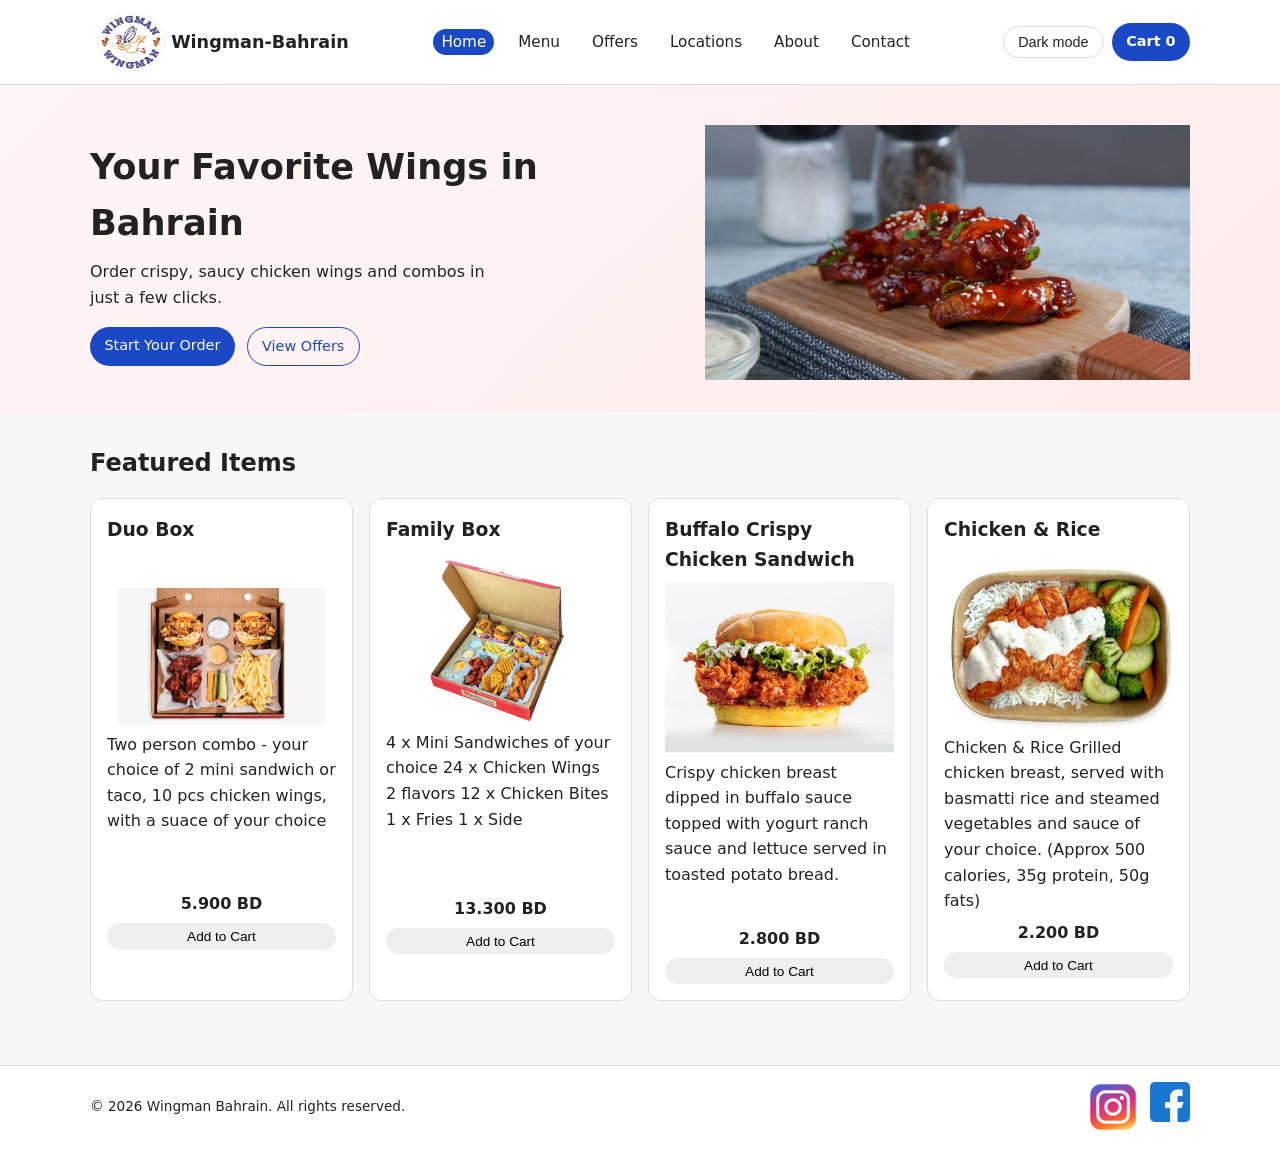
<file: index.html>
<!DOCTYPE html>
<html lang="en"> <!-- This section sets up page info, SEO, CSS, and JS -->
<head>
    <meta charset="UTF-8" />
    <meta name="viewport" content="width=device-width, initial-scale=1.0" />
    <title>Wingman Bahrain | Online Chicken Wings Delivery</title>
    <meta name="description" content="Order crispy chicken wings, combos and sides online from Wingman Bahrain."> 
    <link rel="stylesheet" href="css/styles.css" />
    <script defer src="js/main.js"></script>
</head>
<body data-page="home"> <!-- logo + navigation -->
    <header class="site-header"> 
        <div class="container header-inner">
            <div class="logo" aria-label="Wingman logo">
                <span class="logo-icon"></span>
                <img id="logo"  src="imges/logo.png" alt="logo">
            
                <span class="logo-text">Wingman-Bahrain</span>
            </div>
            <nav class="main-nav" aria-label="Main navigation"> <!-- Main menu -->
                <ul class="nav-links">
                <li><a href="index.html" class="active">Home</a></li>
                <li><a href="menu.html" class="">Menu</a></li>
                <li><a href="offers.html" class="">Offers</a></li>
                <li><a href="locations.html" class="">Locations</a></li>
                <li><a href="about.html" class="">About</a></li>
                <li><a href="contact.html" class="">Contact</a></li>
                </ul>
            </nav>
            <div class="header-actions">
                <button class="btn btn-outline" id="themeToggle" type="button">Dark mode</button>
                <a href="menu.html" class="btn btn-primary cart-link">
                    Cart <span id="cartCount">0</span>
                </a>
            </div>
        </div>
    </header>

    
<main> <!-- main visual intro with title, text, and buttons -->
    <section class="hero">
        <div class="container hero-inner">
            <div class="hero-text">
                <h1>Your Favorite Wings in Bahrain</h1>
                <p>Order crispy, saucy chicken wings and combos in just a few clicks.</p>
                <div class="hero-actions">
                    <a href="menu.html" class="btn btn-primary">Start Your Order</a>
                    <a href="offers.html" class="btn btn-secondary">View Offers</a>
                </div>
            </div>
            <div class="hero-image">
                <img src="imges/chiken wings.jpeg" alt="Plate of chicken wings with dipping sauce" />
            </div>
        </div>
    </section> <!-- showing highlighted menu items -->
    <section class="section">
        <div class="container">
            <h2>Featured Items</h2>
            <div class="card-grid">
                <article class="card"> <!-- Duo Box item -->
                    <h3>Duo Box </h3>
                     <div class="container"> <img id="duoBox"  src="imges/Duo Box.jpg" alt="Duo Box"></div>
                     
                    <p>Two person combo - your choice of 2 mini sandwich or taco, 10 pcs chicken wings,
                          with a suace of your choice
                    <br><br> <br>   <b><p style="text-align: center;">5.900 BD</p></b>

                    <button class="btn btn-small add-to-cart" data-item="Classic Buffalo Wings">Add to Cart</button> 
                </article>
                <article class="card"> <!-- Family Box item -->
                    <h3>Family Box</h3>
                    <img src="imges/Family Box.jpg" alt="Family Box">
                    <p>4 x Mini Sandwiches of your choice 24 x Chicken Wings 2 flavors 12 x Chicken Bites 1 x Fries 1 x Side</p>
                    <br><br> <b><p style="text-align: center;">13.300 BD</p></b>

                    <button class="btn btn-small add-to-cart" data-item="Family Wing Box">Add to Cart</button>
                </article>
                <article class="card"> <!-- Buffalo Sandwich item -->
                    <h3>Buffalo Crispy Chicken Sandwich</h3>
                    <img src="imges/Buffalo Crispy Chicken Sandwich.jpg" alt="Buffalo Crispy">
                    <p>Crispy chicken breast dipped in buffalo sauce topped with yogurt ranch sauce
                         and lettuce served in toasted potato bread.</p> 
                         <br>
                         <b><p style="text-align: center;">2.800 BD</p></b>
                    <button class="btn btn-small add-to-cart" data-item="Wingman Combo">Add to Cart</button>
                </article>
                 <article class="card"> <!-- Chicken & Rice item -->
                    <h3>Chicken & Rice</h3>
                    <img src="imges/Chicken & Rice.jpg" alt="Chicken & Rice">
                    <p>Chicken & Rice Grilled chicken breast, served with basmatti rice and steamed vegetables and sauce of your choice.
                         (Approx 500 calories, 35g protein, 50g fats) 

                    </p>
                    <b><p style="text-align: center;">2.200 BD</p></b>
                    <button class="btn btn-small add-to-cart" data-item="Wingman Combo">Add to Cart</button>
                </article>
            </div>
        </div>
    </section>
</main>


    <footer class="site-footer"> <!-- copyright + social media links -->
        <div class="container footer-inner">
            <p>&copy; <span id="year"></span> Wingman Bahrain. All rights reserved.</p>
            <div class="footer-social" aria-label="Social media">
                
                <a href="https://www.instagram.com/wingman_bh/?hl=en">
                 <img src="imges/instagram logo.png" alt="Clickable Image" width="50">
                     </a>
                
                      <a href="https://www.facebook.com/wingmanbh/">
                 <img    src="imges/facebook logo.png" alt="Clickable Image" width="40">
                     </a>
            </div>
        </div>
        <button id="scrollTopBtn" aria-label="Scroll to top">↑</button>
    </footer>
</body>
</html>
</file>
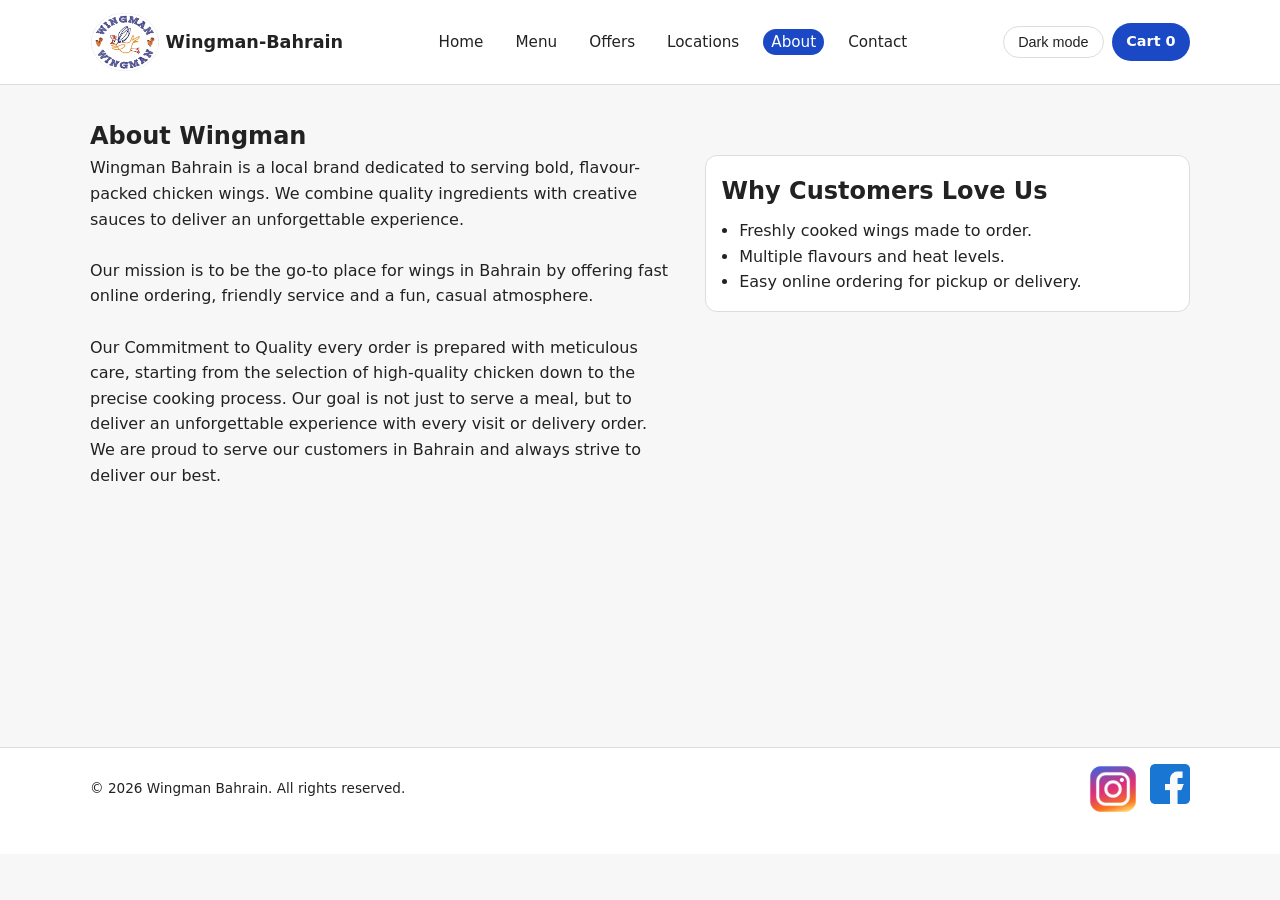
<file: about.html>
<!DOCTYPE html>
<html lang="en"> <!-- This section sets up page info, SEO, CSS, and JS -->
<head>
    <meta charset="UTF-8" />
    <meta name="viewport" content="width=device-width, initial-scale=1.0" />
    <title>Wingman Bahrain | About Us</title>
    <meta name="description" content="Learn more about Wingman Bahrain and our story."> 
    <link rel="stylesheet" href="css/styles.css" />
    <script defer src="js/main.js"></script>
  <header class="site-header"> <!-- logo + navigation -->
        <div class="container header-inner">
            <div class="logo" aria-label="Wingman logo">
               <img id="logo"  src="imges/logo.png" alt="logo">
            
                <span class="logo-text">Wingman-Bahrain</span>
            </div>
            <nav class="main-nav" aria-label="Main navigation">
               
                
                <ul class="nav-links">
                <li><a href="index.html" class="">Home</a></li>
                <li><a href="menu.html" class="">Menu</a></li>
                <li><a href="offers.html" class="">Offers</a></li>
                <li><a href="locations.html" class="">Locations</a></li>
                <li><a href="about.html" class="active">About</a></li>
                <li><a href="contact.html" class="">Contact</a></li>
                </ul>
            </nav>
            <div class="header-actions">
                <button class="btn btn-outline" id="themeToggle" type="button">Dark mode</button>
                <a href="menu.html" class="btn btn-primary cart-link">
                    Cart <span id="cartCount">0</span>
                </a>
            </div>
        </div>
    </header>

    
<main class="section"> <!-- explains the brand story and mission -->
    <div class="container about-layout">
        <section>
            <h1>About Wingman</h1>
            <p>
                Wingman Bahrain is a local brand dedicated to serving bold, flavour-packed chicken wings.
                We combine quality ingredients with creative sauces to deliver an unforgettable experience.
            </p>
            <br>
            <p>
                Our mission is to be the go-to place for wings in Bahrain by offering fast online ordering,
                friendly service and a fun, casual atmosphere.
            </p>
            <br>
            <p>
                Our Commitment to Quality
             every order is prepared with meticulous care, 
             starting from the selection of high-quality 
             chicken down to the precise cooking process. Our goal is not just to serve a meal,
             but to deliver an unforgettable experience with every visit or delivery order.
             We are proud to serve our customers in Bahrain and always strive to deliver our best.
            </p>
        </section>

        <aside class="about-highlight"> <!-- lists key reasons customers love the brand -->
            <h2>Why Customers Love Us</h2>
            <ul>
                <li>Freshly cooked wings made to order.</li>
                <li>Multiple flavours and heat levels.</li>
                <li>Easy online ordering for pickup or delivery.</li>
            </ul>
        </aside>
    </div>
</main>


    <footer class="site-footer">  <!-- copyright + social media -->
        <div class="container footer-inner">
            <p>&copy; <span id="year"></span> Wingman Bahrain. All rights reserved.</p>
            <div class="footer-social" aria-label="Social media">
                 <a href="https://www.instagram.com/wingman_bh/?hl=en">
                 <img src="imges/instagram logo.png" alt="Clickable Image" width="50">
                     </a>
                
                      <a href="https://www.facebook.com/wingmanbh/">
                 <img    src="imges/facebook logo.png" alt="Clickable Image" width="40">
                     </a>
            </div>
        </div>
        <button id="scrollTopBtn" aria-label="Scroll to top">↑</button>
    </footer>
</body>
</html>
</file>
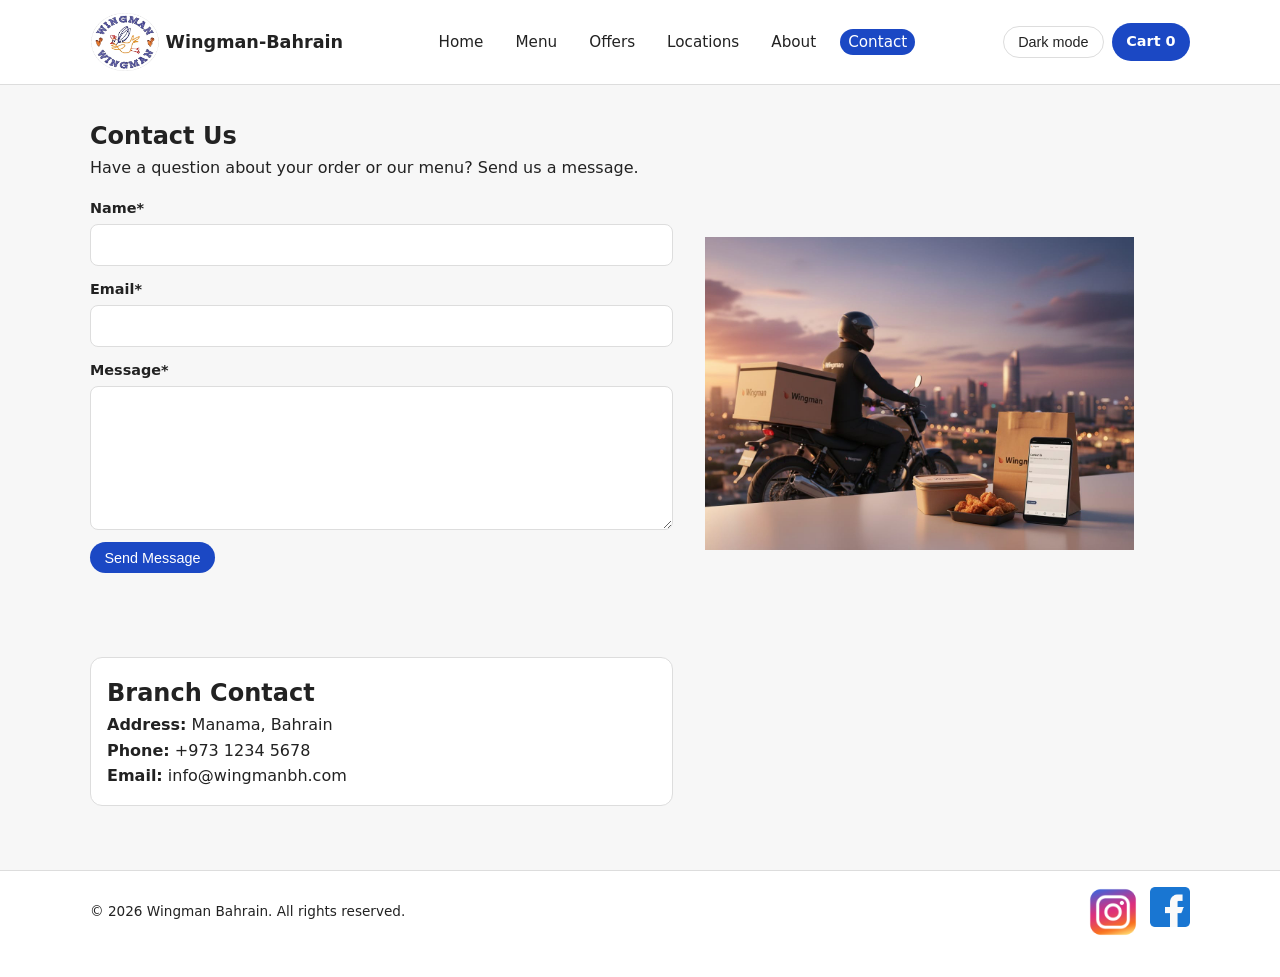
<file: contact.html>
<!DOCTYPE html>
<html lang="en">
<head>
    <meta charset="UTF-8" />
    <meta name="viewport" content="width=device-width, initial-scale=1.0" />
    <title>Wingman Bahrain | Contact</title>
    <meta name="description" content="Contact Wingman Bahrain with questions about your order or our menu.">
    <link rel="stylesheet" href="css/styles.css" />
    <script defer src="js/main.js"></script>
</head>
<body data-page="contact">
    <header class="site-header"> <!-- logo + navigation -->
        <div class="container header-inner">
            <div class="logo" aria-label="Wingman logo">
               <img id="logo"  src="imges/logo.png" alt="logo">
            
                <span class="logo-text">Wingman-Bahrain</span>
            </div>
            <nav class="main-nav" aria-label="Main navigation">
               
                
                <ul class="nav-links">
                <li><a href="index.html" class="">Home</a></li>
                <li><a href="menu.html" class="">Menu</a></li>
                <li><a href="offers.html" class="">Offers</a></li>
                <li><a href="locations.html" class="">Locations</a></li>
                <li><a href="about.html" class="">About</a></li>
                <li><a href="contact.html" class="active">Contact</a></li>
                </ul>
            </nav>
            <div class="header-actions">
                <button class="btn btn-outline" id="themeToggle" type="button">Dark mode</button>
                <a href="menu.html" class="btn btn-primary cart-link">
                    Cart <span id="cartCount">0</span>
                </a>
            </div>
        </div>
    </header>
  
    <main class="section">
    <div class="container contact-layout">  <!-- users can send messages or questions -->

   
        <section class="left-side">
            <h1>Contact Us</h1>
            <p>Have a question about your order or our menu? Send us a message.</p>

            <form id="contactForm" novalidate>
                <div class="form-group">
                    <label for="name">Name<span aria-hidden="true">*</span></label>
                    <input type="text" id="name" name="name" required />
                </div>

                <div class="form-group">
                    <label for="email">Email<span aria-hidden="true">*</span></label>
                    <input type="email" id="email" name="email" required />
                </div>

                <div class="form-group">
                    <label for="message">Message<span aria-hidden="true">*</span></label>
                    <textarea id="message" name="message" rows="5" required></textarea>
                </div>

                <button type="submit" class="btn btn-primary">Send Message</button>
            </form>
        </section>

               <div class="dele">   <!-- decorative image -->
            
                <img src="imges/deliver.jpg" alt="dele">
            </div>
            

            <aside class="contact-details">  <!-- branch info and quick contact options -->
                <h2>Branch Contact</h2>
                <p><strong>Address:</strong> Manama, Bahrain</p>
                <p><strong>Phone:</strong> +973 1234 5678</p>
                <p><strong>Email:</strong> info@wingmanbh.com</p>
            </aside>
        </div>

    </div>
</main>




    <footer class="site-footer"> <!-- copyright + social media links -->
        <div class="container footer-inner">
            <p>&copy; <span id="year"></span> Wingman Bahrain. All rights reserved.</p>
            <div class="footer-social" aria-label="Social media">
                 <a href="https://www.instagram.com/wingman_bh/?hl=en">
                 <img src="imges/instagram logo.png" alt="Clickable Image" width="50">
                     </a>
                
                      <a href="https://www.facebook.com/wingmanbh/">
                 <img    src="imges/facebook logo.png" alt="Clickable Image" width="40">
                     </a>
            </div>
        </div>
        <button id="scrollTopBtn" aria-label="Scroll to top">↑</button>
    </footer>
</body>
</html>
</file>
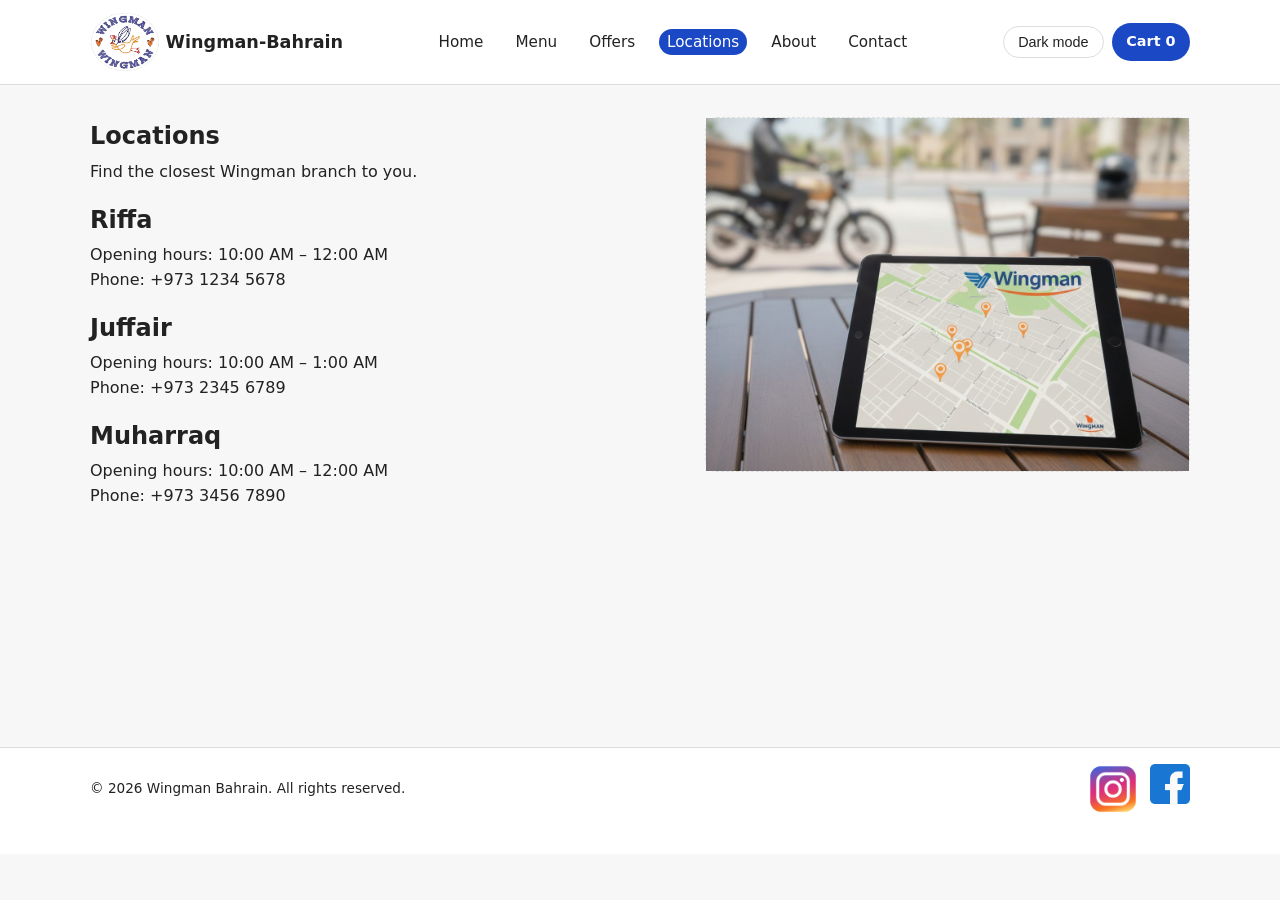
<file: locations.html>
<!DOCTYPE html>
<html lang="en">
<head>
    <meta charset="UTF-8" />
    <meta name="viewport" content="width=device-width, initial-scale=1.0" />
    <title>Wingman Bahrain | Locations</title>
    <meta name="description" content="Find Wingman Bahrain restaurant locations and contact numbers.">
    <link rel="stylesheet" href="css/styles.css" />
    <script defer src="js/main.js"></script>
</head>
<body data-page="locations"> <!-- logo + navigation -->
    <header class="site-header"> 
        <div class="container header-inner">
            <div class="logo" aria-label="Wingman logo">
                 <img id="logo"  src="imges/logo.png" alt="logo">
            
                <span class="logo-text">Wingman-Bahrain</span>
            </div>
            <nav class="main-nav" aria-label="Main navigation">
                
                </button>
                <ul class="nav-links">
                <li><a href="index.html" class="">Home</a></li>
                <li><a href="menu.html" class="">Menu</a></li>
                <li><a href="offers.html" class="">Offers</a></li>
                <li><a href="locations.html" class="active">Locations</a></li>
                <li><a href="about.html" class="">About</a></li>
                <li><a href="contact.html" class="">Contact</a></li>
                </ul>
            </nav>
            <div class="header-actions">
                <button class="btn btn-outline" id="themeToggle" type="button">Dark mode</button>
                <a href="menu.html" class="btn btn-primary cart-link">
                    Cart <span id="cartCount">0</span>
                </a>
            </div>
        </div>
    </header>

    
<main class="section">
    <div class="container locations-layout">  <!-- list of branches with opening hours and phone numbers -->
        <section>
            <header class="section-header">
                <h1>Locations</h1>
                <p>Find the closest Wingman branch to you.</p>
            </header>

            <ul class="location-list">
                <li>
                    <h2>Riffa</h2>
                    <p>Opening hours: 10:00 AM – 12:00 AM</p>
                    <p>Phone: +973 1234 5678</p>
                </li>
                <li>
                    <h2>Juffair</h2>
                    <p>Opening hours: 10:00 AM – 1:00 AM</p>
                    <p>Phone: +973 2345 6789</p>
                </li>
                <li>
                    <h2>Muharraq</h2>
                    <p>Opening hours: 10:00 AM – 12:00 AM</p>
                    <p>Phone: +973 3456 7890</p>
                </li>
            </ul>
        </section>

        <aside class="map-placeholder" aria-label="Map placeholder"> <!-- visual map placeholder for locations -->
            <img src="imges/location.jpg" alt="Map">
        </aside>
    </div>
</main>


    <footer class="site-footer"> <!-- copyright + social media links -->
        <div class="container footer-inner">
            <p>&copy; <span id="year"></span> Wingman Bahrain. All rights reserved.</p>
            <div class="footer-social" aria-label="Social media">
                <a href="https://www.instagram.com/wingman_bh/?hl=en">
                 <img src="imges/instagram logo.png" alt="Clickable Image" width="50">
                     </a>
                
                      <a href="https://www.facebook.com/wingmanbh/">
                 <img    src="imges/facebook logo.png" alt="Clickable Image" width="40">
                     </a>
            </div>
        </div>
        <button id="scrollTopBtn" aria-label="Scroll to top">↑</button>
    </footer>
</body>
</html>
</file>
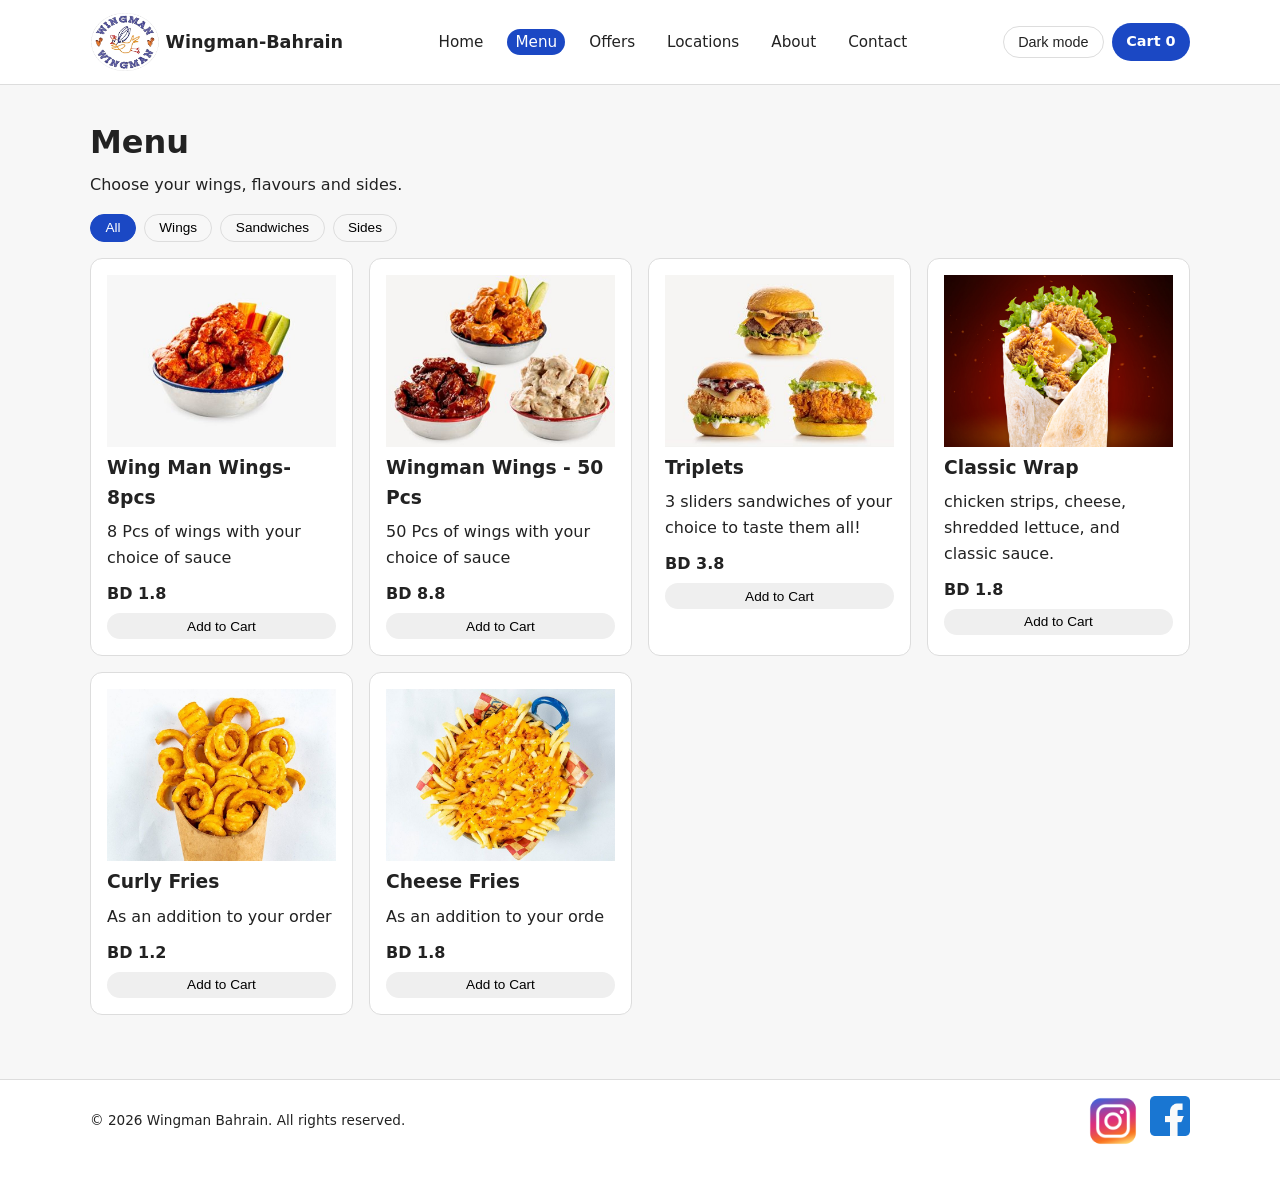
<file: menu.html>
<!DOCTYPE html>
<html lang="en">
<head>
    <meta charset="UTF-8" />
    <meta name="viewport" content="width=device-width, initial-scale=1.0" />
    <title>Wingman Bahrain | Menu</title>
    <meta name="description" content="Browse Wingman Bahrain's full menu of wings, sandwiches and sides.">
    <link rel="stylesheet" href="css/styles.css" />
    <script defer src="js/main.js"></script>
</head>
<body data-page="menu"> <!-- logo + navigation -->
    <header class="site-header">
        <div class="container header-inner">
            <div class="logo" aria-label="Wingman logo">
            <img id="logo"  src="imges/logo.png" alt="logo">
            
                <span class="logo-text">Wingman-Bahrain</span>
            </div>
            <nav class="main-nav" aria-label="Main navigation">
                
                <ul class="nav-links">
                <li><a href="index.html" class="">Home</a></li>
                <li><a href="menu.html" class="active">Menu</a></li>
                <li><a href="offers.html" class="">Offers</a></li>
                <li><a href="locations.html" class="">Locations</a></li>
                <li><a href="about.html" class="">About</a></li>
                <li><a href="contact.html" class="">Contact</a></li>
                </ul>
            </nav>
            <div class="header-actions">
                <button class="btn btn-outline" id="themeToggle" type="button">Dark mode</button>
                <a href="menu.html" class="btn btn-primary cart-link">
                    Cart <span id="cartCount">0</span>
                </a>
            </div>
        </div>
    </header>

    
<main class="section"> <!-- menu items, food categories -->
    <div class="container">
        <header class="section-header">
            <h1>Menu</h1>
            <p>Choose your wings, flavours and sides.</p>
        </header>

        <div class="menu-filters" aria-label="Filter menu by category"> <!-- filter buttons to switch between categories -->
            <button class="filter-btn active" data-category="all" type="button">All</button>
            <button class="filter-btn" data-category="wings" type="button">Wings</button>
            <button class="filter-btn" data-category="sandwiches" type="button">Sandwiches</button>
            <button class="filter-btn" data-category="sides" type="button">Sides</button>
        </div>

        <div class="card-grid menu-grid"> <!-- Food items grid -->
            <article class="card menu-item" data-category="wings">
                <img src="imges/8 pcs wings.jpg" alt="8wings">
                <h3>Wing Man Wings-8pcs</h3>
                <p>8 Pcs of wings with your choice of sauce</p>
                <p class="price">BD 1.8</p>
                <button class="btn btn-small add-to-cart" data-item="Buffalo Wings">Add to Cart</button>
            </article>

            <article class="card menu-item" data-category="wings">   
                <img src="imges/50 pcs wings.jpg" alt="50wings">
                 <h3>Wingman Wings - 50 Pcs</h3>
                <p>50 Pcs of wings with your choice of sauce</p>
                <p class="price">BD 8.8</p>
                <button class="btn btn-small add-to-cart" data-item="Garlic Parmesan Wings">Add to Cart</button>
            </article>

            <article class="card menu-item" data-category="sandwiches">
                <img src="imges/Triplets.jpg" alt="Triplets">
                <h3>Triplets</h3>
                <p>3 sliders sandwiches of your choice to taste them all!</p>
                <p class="price">BD 3.8</p>
                <button class="btn btn-small add-to-cart" data-item="Spicy Chicken Sandwich">Add to Cart</button>
            </article>

            <article class="card menu-item" data-category="sandwiches">
                <img src="imges/Classic Wrap.jpg" alt="Wrap">
                <h3>Classic Wrap</h3>
                <p>chicken strips, cheese, shredded lettuce, and classic sauce.</p>
                <p class="price">BD 1.8</p>
                <button class="btn btn-small add-to-cart" data-item="Wingman Wrap">Add to Cart</button>
            </article>

            <article class="card menu-item" data-category="sides">
                <img src="imges/Curly Fries.jpg" alt="Curly">
                <h3>Curly Fries</h3>
                <p>As an addition to your order</p>
                <p class="price">BD 1.2</p>
                <button class="btn btn-small add-to-cart" data-item="Fries">Add to Cart</button>
            </article>

            <article class="card menu-item" data-category="sides">
                <img src="imges/Cheese Fries.jpg" alt="cheese">
                <h3>Cheese Fries</h3>
                <p>As an addition to your orde</p>
                <p class="price">BD 1.8</p>
                <button class="btn btn-small add-to-cart" data-item="Onion Rings">Add to Cart</button>
            </article>
        </div>
    </div>
</main>


    <footer class="site-footer"> <!-- copyright + social media links -->
        <div class="container footer-inner">
            <p>&copy; <span id="year"></span> Wingman Bahrain. All rights reserved.</p>
            <div class="footer-social" aria-label="Social media">
                <a href="https://www.instagram.com/wingman_bh/?hl=en">
                 <img src="imges/instagram logo.png" alt="Clickable Image" width="50">
                     </a>
                
                      <a href="https://www.facebook.com/wingmanbh/">
                 <img    src="imges/facebook logo.png" alt="Clickable Image" width="40">
                     </a>
            </div>
        </div>
        <button id="scrollTopBtn" aria-label="Scroll to top">↑</button>
    </footer>
</body>
</html>
</file>
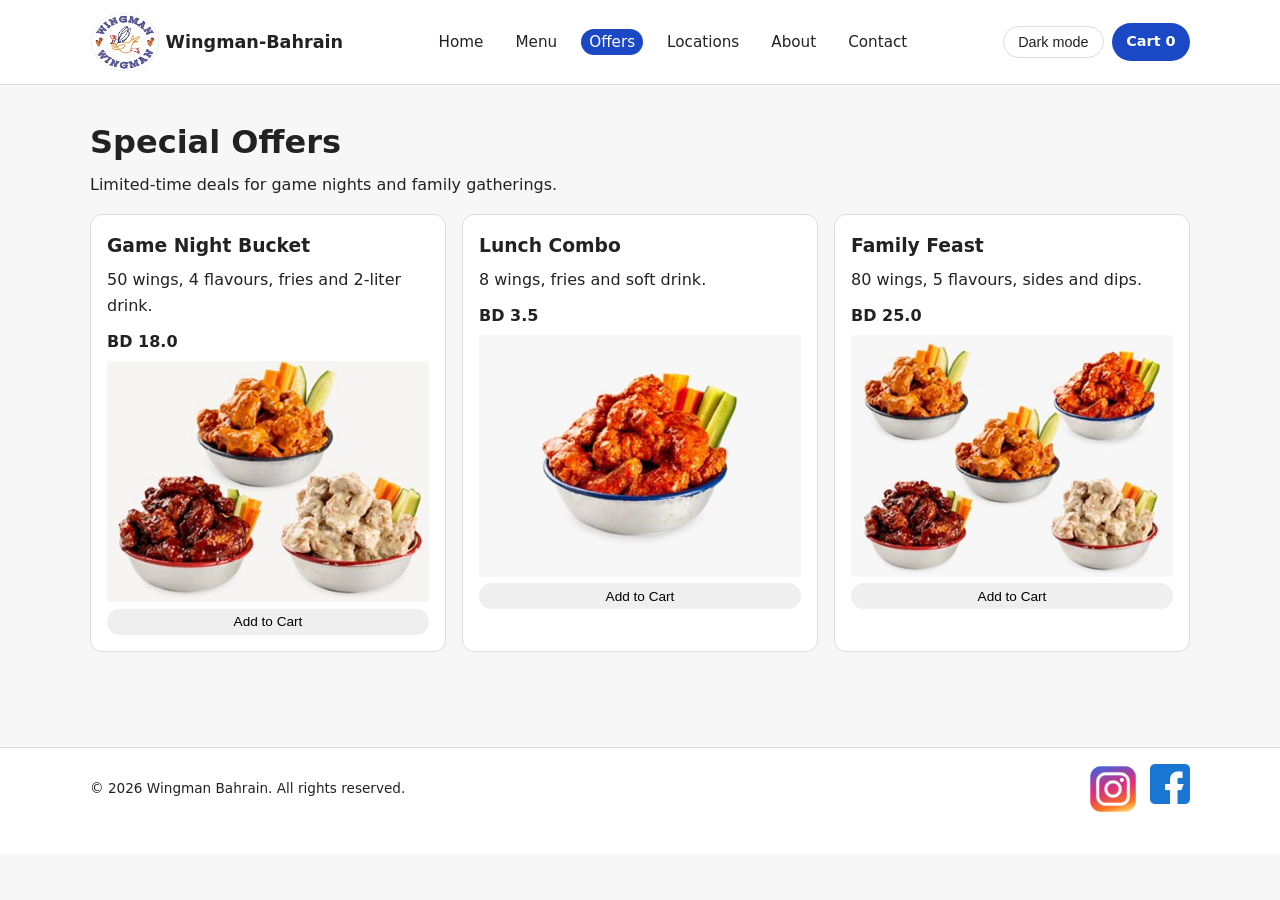
<file: offers.html>
<!DOCTYPE html>
<html lang="en">
<head>
    <meta charset="UTF-8" />
    <meta name="viewport" content="width=device-width, initial-scale=1.0" />
    <title>Wingman Bahrain | Special Offers</title>
    <meta name="description" content="View limited-time offers and combo deals from Wingman Bahrain.">
    <link rel="stylesheet" href="css/styles.css" />
    <script defer src="js/main.js"></script>
</head>
<body data-page="offers"> <!-- logo + navigation -->
    <header class="site-header">
        <div class="container header-inner">
            <div class="logo" aria-label="Wingman logo">
                 <img id="logo"  src="imges/logo.png" alt="logo">
            
                <span class="logo-text">Wingman-Bahrain</span>
            </div>
            <nav class="main-nav" aria-label="Main navigation">
                
                </button>
                <ul class="nav-links">
                <li><a href="index.html" class="">Home</a></li>
                <li><a href="menu.html" class="">Menu</a></li>
                <li><a href="offers.html" class="active">Offers</a></li>
                <li><a href="locations.html" class="">Locations</a></li>
                <li><a href="about.html" class="">About</a></li>
                <li><a href="contact.html" class="">Contact</a></li>
                </ul>
            </nav>
            <div class="header-actions">
                <button class="btn btn-outline" id="themeToggle" type="button">Dark mode</button>
                <a href="menu.html" class="btn btn-primary cart-link">
                    Cart <span id="cartCount">0</span>
                </a>
            </div>
        </div>
    </header>

    
<main class="section">     <!-- shows current limited-time deals -->
    <div class="container">
        <header class="section-header">
            <h1>Special Offers</h1>
            <p>Limited-time deals for game nights and family gatherings.</p>
        </header>

        <div class="card-grid"> <!-- offer cards -->
            <article class="card">
                <h3>Game Night Bucket</h3>
                <p>50 wings, 4 flavours, fries and 2-liter drink.</p>
                <p class="price">BD 18.0</p>
                <img src="imges/50 pcs wings.jpg" alt="50 pcs wings" >
                <button class="btn btn-small add-to-cart" data-item="Game Night Bucket">Add to Cart</button>
            </article>

            <article class="card">
                <h3>Lunch Combo</h3>
                <p>8 wings, fries and soft drink.</p>
                <p class="price">BD 3.5</p>
                <img src="imges/8 pcs wings.jpg" alt="8 pcs wings" >
                <button class="btn btn-small add-to-cart" data-item="Lunch Combo">Add to Cart</button>
            </article>

            <article class="card">
                <h3>Family Feast</h3>
                <p>80 wings, 5 flavours, sides and dips.</p>
                <p class="price">BD 25.0</p>
                <img src="imges/80 pcs wings.jpg" alt="80 pcs wings" >
                <button class="btn btn-small add-to-cart" data-item="Family Feast">Add to Cart</button>
            </article>
        </div>
    </div>
</main>


    <footer class="site-footer"> <!-- copyright + social media links -->
        <div class="container footer-inner">
            <p>&copy; <span id="year"></span> Wingman Bahrain. All rights reserved.</p>
            <div class="footer-social" aria-label="Social media">
                <a href="https://www.instagram.com/wingman_bh/?hl=en">
                 <img src="imges/instagram logo.png" alt="Clickable Image" width="50">
                     </a>
                
                      <a href="https://www.facebook.com/wingmanbh/">
                 <img    src="imges/facebook logo.png" alt="Clickable Image" width="40">
                     </a>
            </div>
        </div>
        <button id="scrollTopBtn" aria-label="Scroll to top">↑</button>
    </footer>
</body>
</html>
</file>
<file: css/styles.css>
:root { /* light and dark colors */
    --bg: #f7f7f7;
    --bg-alt: #ffffff;
    --text: #222222;
    --accent: #1b48c4;
    --accent-dark: #2c2ab0;
    --border: #dddddd;
}

[data-theme="dark"] { /* Dark mode theme overrides */
    --bg: #121212;
    --bg-alt: #1f1f1f;
    --text: #f5f5f5;
    --accent: #0d03a3;
    --accent-dark: #39e0e6;
    --border: #333333;
}

* {
    box-sizing: border-box; /* Basic reset for all elements */
    margin: 0;
    padding: 0;
}

body {
    font-family: system-ui, -apple-system, BlinkMacSystemFont, "Segoe UI", sans-serif; /* Global body styles */
    background-color: var(--bg);
    color: var(--text);
    line-height: 1.6;
}

img {
    max-width: 100%; /* Default image behavior */
    display: block;
}

#logo{

 width: 70px; /* Logo image size */
height: 60px;
}


#duoBox{

   
    margin-top: 36px; /* Specific spacing for Duo Box image */

}
 



a {
    color: inherit; /* Default link style */
    text-decoration: none;
}

.container {
    width: 90%; /* Main container used across pages */
    max-width: 1100px;
    margin: 0 auto;
}

.site-header {
    background-color: var(--bg-alt); /* Header styling and sticky behavior */
    border-bottom: 1px solid var(--border);
    position: sticky;
    top: 0;
    z-index: 10;
}

.header-inner {
    display: flex; /* Inner header layout (logo, nav, actions) */
    align-items: center;
    justify-content: space-between;
    padding: 0.75rem 0;
    gap: 1rem;
}

.logo {
    display: flex; /* Logo area layout */
    align-items: center;
    gap: 0.35rem;
    font-weight: 700;
    font-size: 1.1rem;
}

.logo-icon {
    font-size: 1.4rem; 
}

.main-nav {
    position: relative; /* Navigation bar container */
}

.nav-links {
    list-style: none; /* Navigation links layout */
    display: flex;
    gap: 1rem;
}

.nav-links a {
    padding: 0.25rem 0.5rem;
    border-radius: 999px;
    font-size: 0.95rem;
}

.nav-links a.active {
    background-color: var(--accent); /* Style for active page link */
    color: #fff;
}

.nav-toggle {
    display: none; /* Mobile menu toggle (hidden on desktop) */
    background: none;
    border: 1px solid var(--border);
    padding: 0.25rem 0.5rem;
    border-radius: 4px;
    font-size: 1rem;
}

.header-actions {
    display: flex; /* Header buttons (cart, theme) */
    align-items: center;
    gap: 0.5rem;
}

.btn {
    border-radius: 999px; /* Base button style */
    padding: 0.45rem 0.9rem;
    border: none;
    cursor: pointer;
    font-size: 0.9rem;
    transition: background-color 0.15s ease, transform 0.1s ease;
}

.btn-primary {
    background-color: var(--accent); /* Primary button (main action) */
    color: #fff;
}

.btn-primary:hover {
    background-color: var(--accent-dark); 
}

.btn-secondary {
    background-color: transparent; /* Secondary outlined button */
    border: 1px solid var(--accent);
    color: var(--accent);
}

.btn-secondary:hover {
    background-color: var(--accent);
    color: #fff;
}

.btn-outline {
    background-color: transparent; /* Neutral outline button (theme toggle) */
    border: 1px solid var(--border);
    color: var(--text);
}

.btn-small {
    padding: 0.35rem 0.7rem; /* Smaller button variant */
    font-size: 0.85rem;
}

.btn:active {
    transform: scale(0.97); /* Click feedback */
}

.cart-link {
    font-weight: 600; /* Cart link emphasis */
}

main {
    min-height: 70vh; /* Make sure content area is tall enough */
}

.hero {
    background: linear-gradient(135deg, #fff5f5, #ffecec); /* Hero background in dark mode */
    padding: 2.5rem 0 2rem;
}

[data-theme="dark"] .hero {  
    background: linear-gradient(135deg, #1b1b1b, #301818);
}

.hero-inner {
    display: grid; /* Hero layout: text and image side by side */
    grid-template-columns: minmax(0, 1.2fr) minmax(0, 1fr);
    gap: 2rem;
    align-items: center;
}

.hero-text h1 { 
    font-size: 2.2rem; /* Hero heading style */
    margin-bottom: 0.5rem;
}
 
.hero-text p {
    margin-bottom: 1rem; /* Hero description */
    max-width: 26rem;
}

.hero-actions {
    display: flex; /* Hero buttons row */
    gap: 0.75rem;
    flex-wrap: wrap;
}

.hero-image {
    justify-self: center; /* Hero image alignment */
}

.section {
    padding: 2rem 0; /* Generic section spacing */
}

.section-header {
    margin-bottom: 1rem; /* Section header spacing */
}

.section-header h1,
.section-header h2 {
    margin-bottom: 0.25rem; /* Grid layout for cards */
}

.card-grid {
    display: grid;
    grid-template-columns: repeat(auto-fit, minmax(220px, 1fr)); /* Card base style */
    gap: 1rem;
    margin-top: 1rem;
}

.card {
    background-color: var(--bg-alt); 
    border: 1px solid var(--border);
    border-radius: 0.75rem;
    padding: 1rem;
    display: flex;
    flex-direction: column;
    gap: 0.4rem;
}

.price {
    font-weight: 600; /* Price emphasis inside cards */
    margin-top: 0.25rem;
}

.menu-filters {
    display: flex; /* Menu filter buttons row */
    gap: 0.5rem;
    flex-wrap: wrap;
    margin-bottom: 1rem;
}

.filter-btn {
    border-radius: 999px; 
    border: 1px solid var(--border);
    padding: 0.35rem 0.9rem;
    background-color: transparent;
    cursor: pointer;
    font-size: 0.85rem;
}

.filter-btn.active {
    background-color: var(--accent); /* Active filter state */
    color: #fff;
    border-color: var(--accent);
}

.locations-layout,
.about-layout,
.contact-layout {
    display: grid; 
    grid-template-columns: minmax(0, 1.2fr) minmax(0, 1fr); /* Shared layout for locations, about and contact pages */
    gap: 2rem;
    align-items: flex-start;
}

.location-list { 
    list-style: none; /* Branch locations list style */
    display: flex;
    flex-direction: column;
    gap: 1rem;
    margin-top: 1rem;
}

.location-list h2 {
    margin-bottom: 0.15rem; 
}

.map-placeholder {
    border-radius: 0.75rem; /* Map placeholder styling */
    border: 1px dashed var(--border);
    display: flex;
    align-items: center;
    justify-content: center;
    min-height: 220px;
    font-size: 0.9rem;
}

#delivery {
  width: 500px; /* Delivery image dimensions */
  border-radius: 1px;
}

#delivery {
    display: block; 
    margin-left: auto; /* Align delivery image to the right */
    margin-right: 0;
}

.about-highlight, 
.contact-details { 
    background-color: var(--bg-alt);   /* Highlight boxes for about & contact sidebar */
    border-radius: 0.75rem;
    border: 1px solid var(--border);
    padding: 1rem;
    margin-top: 1cm;        

}

.dele{
     margin-top: 120px; /* Delivery image container on contact page */
    height: 350px;
    width: 429px;
}


.about-highlight ul {
    margin-top: 0.5rem; /* Bullet list inside about highlight */
    padding-left: 1.1rem;
}

form {
    margin-top: 1rem; /* Contact form spacing */
}

.form-group {
    margin-bottom: 0.75rem; /* Form group layout */
    display: flex;
    flex-direction: column;
    gap: 0.25rem;
}

label {
    font-weight: 600; /* Form labels */
    font-size: 0.9rem;
}

input,
textarea {
    padding: 0.45rem; /* Inputs and textarea base styling */
    border-radius: 0.5rem;
    border: 1px solid var(--border);
    font: inherit;
    background-color: var(--bg-alt);
    color: var(--text);
}

.error {
    border-color: var(--accent); /* Error state styling */
}

.error-message {
    color: var(--accent); /* Error message text */
    font-size: 0.8rem;
    min-height: 1rem;
}

.form-success {
    margin-top: 0.5rem; /* Success message under form */
    color: green;
    font-size: 0.9rem;
    min-height: 1rem;
}

.site-footer {
    margin-top: 2rem;
    padding: 1rem 0 2.5rem;  
    border-top: 1px solid var(--border); /* Footer base styles */
    background-color: var(--bg-alt);
    position: relative;
}

.footer-inner {
    display: flex;
    align-items: center;
    justify-content: space-between; /* Footer inner layout */
    gap: 1rem;
    font-size: 0.85rem;
}

.footer-social {
    display: flex; /* Social icons row */
    gap: 0.75rem;
    font-size: 0.85rem;
}

#scrollTopBtn {
    position: fixed; /* Scroll-to-top button style */
    right: 1rem;
    bottom: 1rem;
    border-radius: 999px;
    width: 2.25rem;
    height: 2.25rem;
    border: 1px solid var(--border);
    background-color: var(--bg-alt);
    cursor: pointer;
    display: none;
}

@media (max-width: 800px) { /* Responsive layout for medium screens */
    .hero-inner,
    .locations-layout,
    .about-layout,
    .contact-layout {
        grid-template-columns: minmax(0, 1fr);
    }
}

@media (max-width: 720px) { /* Responsive navigation + footer for smaller screens */
    .nav-toggle {
        display: inline-block;
    }

    .nav-links {
        position: absolute;
        right: 0;
        top: 120%;
        flex-direction: column;
        background-color: var(--bg-alt);
        border: 1px solid var(--border);
        border-radius: 0.75rem;
        padding: 0.5rem;
        display: none;
        min-width: 170px;
    }
      
    .nav-links.open {
        display: flex;
    }

    .header-inner {
        align-items: flex-start;
    }

    .footer-inner {
        flex-direction: column;
        align-items: flex-start;
    }

  
.contact-layout {
    display: flex; /* Contact page: split into left and right on wider screens */
    gap: 2rem;
    align-items: flex-start;
}


.left-side {
    flex: 2;
}

.right-side {
    flex: 1;
    display: flex;
    flex-direction: column;
    align-items: flex-end;   
    gap: 1rem;               
}



     

.right-side > * {
    margin: 0;
}

@media (max-width: 900px) { /* Extra tweak for slightly larger mobiles/tablets */
    .contact-layout {
        flex-direction: column;
        align-items: center;
    }

    .right-side {
        align-items: center;
        width: 100%;
    }

    #delivery,
    .contact-details {
        width: 90%;
        max-width: 300px;
    }
}

}
</file>
